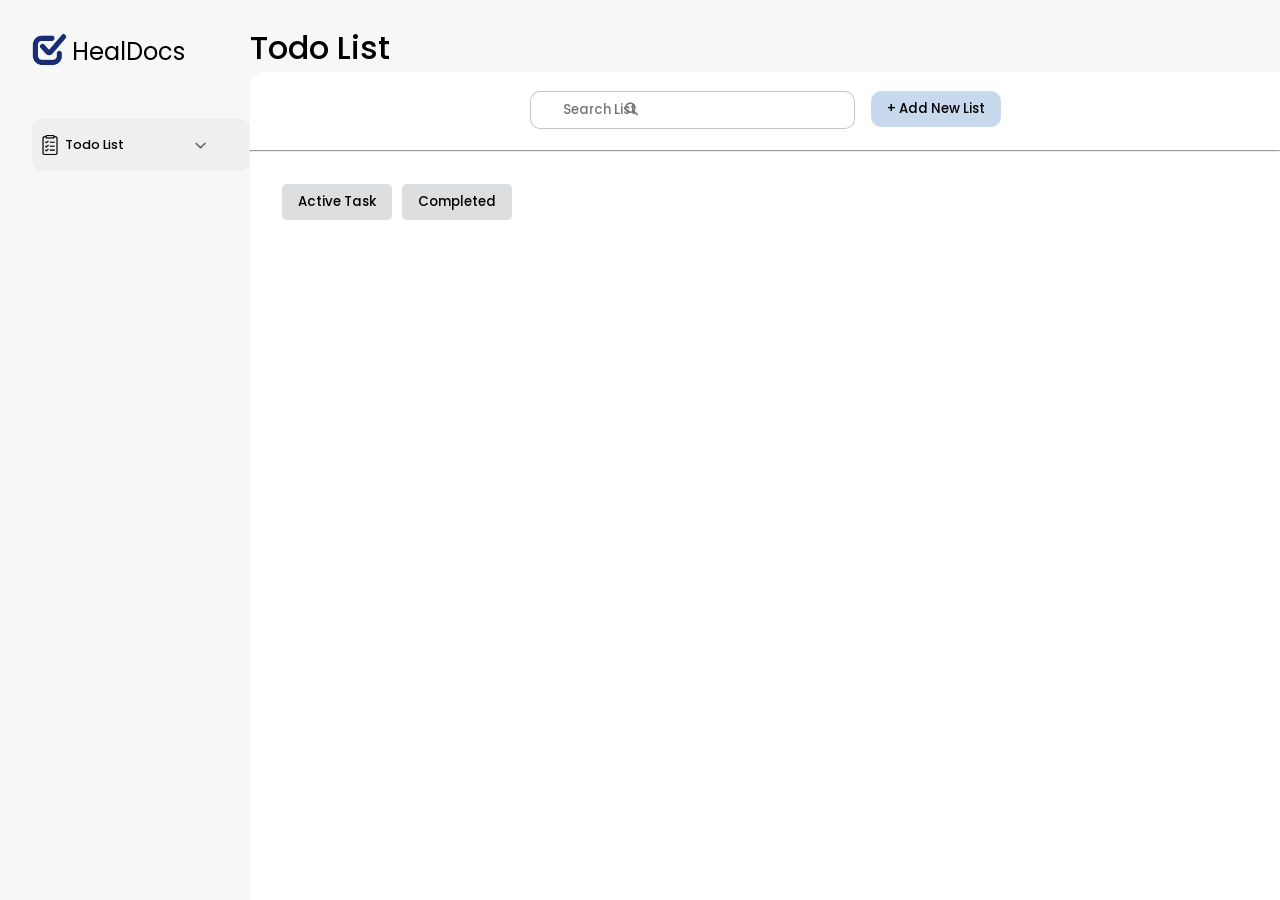
<file: index.html>
<!DOCTYPE html>
<html lang="en">

<head>
    <meta charset="UTF-8">
    <meta name="viewport" content="width=device-width, initial-scale=1.0">
    <link rel="stylesheet" href="css/style.css">
    <link rel="stylesheet" href="https://cdnjs.cloudflare.com/ajax/libs/font-awesome/6.4.0/css/all.min.css">
    <link rel="icon" href="img/checklist.png" type="x-icon">
    <title>HealDocs</title>
</head>

<body>
    <div class="app-container">

        <!-- HEADER -->
        <header class="header">
            <h1>Todo List</h1>
        </header>

        <!-- SIDEBAR -->
        <aside class="sidebar">
            <div class="parent-logo">
                <div class="logo">
                    <img src="img/checklist.png" alt="logo" width="35px" height="35px">
                </div>
                <h2>HealDocs</h2>
            </div>

            <nav class="sidebar-menu">

                <button class="todo-button">
                    <img src="img/to-do-list.png" alt="todo-list" width="20" height="20">

                    <p>Todo List</p>

                    <img src="img/down-arrow.png" alt="arrow-down" width="15" height="15">
                </button>

                <ul class="todo-list hidden">
                    <!-- Lists will appear here -->
                </ul>

            </nav>
        </aside>

        <!-- Main Content -->
        <main class="main">
            <section class="tasks-section">

                <div class="tasks-header">
                    <input type="search" placeholder="Search List" id="search">
                    <i class="fa-solid fa-magnifying-glass"></i>
                    <a href="add_task.html">
                        <button class="add-list">+ Add New List</button>
                    </a>
                </div>

                <hr>

                <div class="tasks-tabs">
                    <button class="active-task">Active Task</button>
                    <button class="completed-task">Completed</button>
                </div>

                <div class="tasks-grid">
                    
                </div>

            </section>

        </main>


    </div>
    <script src="js/main.js"></script>
</body>

</html>
</file>
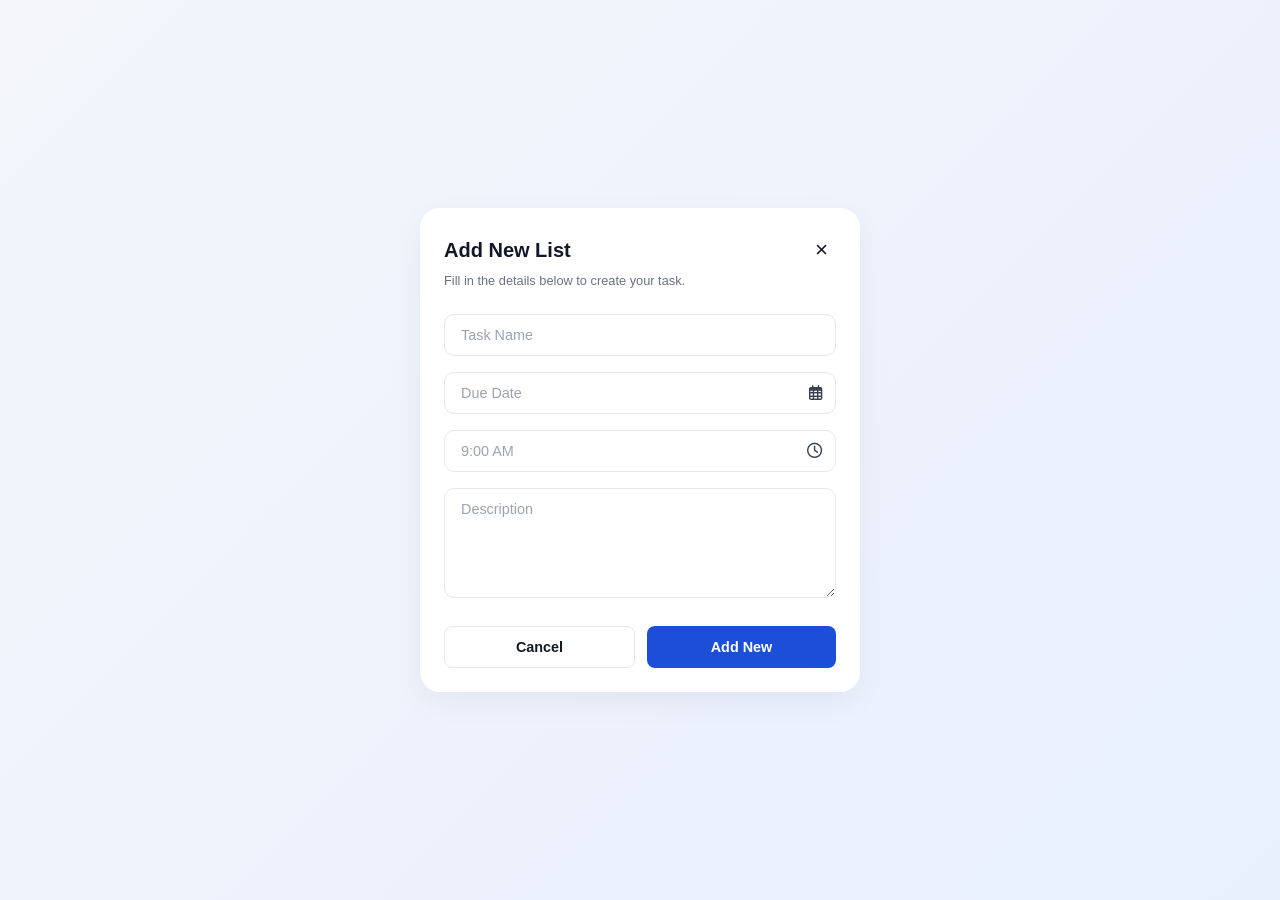
<file: add_task.html>
<!DOCTYPE html>
<html lang="en">

<head>
    <meta charset="UTF-8">
    <meta name="viewport" content="width=device-width, initial-scale=1.0">
    <link rel="stylesheet" href="https://cdnjs.cloudflare.com/ajax/libs/font-awesome/6.4.0/css/all.min.css">
    <link rel="stylesheet" href="css/add-task.css">
    <link rel="icon" href="img/checklist.png" type="x-icon">
    <title>HealDocs</title>
</head>

<body>

    <div class="modal-card">
        <!-- Header -->
        <div class="modal-header">
            <h2>Add New List</h2>
            <a type="button" href="index.html" class="close-btn">&times;</a>
        </div>
        <p class="modal-subtitle">Fill in the details below to create your task.</p>

        <!-- Form -->
        <form class="modal-form">
            <div class="input-group">
                <input type="text" class="list-name" placeholder="Task Name" required>
            </div>

            <div class="input-group icon-right">
                <input type="text" class="list-due-date" placeholder="Due Date" onfocus="(this.type='date')" onblur="(this.type='text')">
                <i class="fa-regular fa-calendar-days icon"></i>
            </div>

            <div class="input-group icon-right">
                <input type="text" class="list-time" placeholder="9:00 AM" onfocus="(this.type='time')" onblur="(this.type='text')">
                <i class="fa-regular fa-clock icon"></i>
            </div>

            <div class="input-group">
                <textarea rows="4" class="list-description" placeholder="Description"></textarea>
            </div>

            <!-- Actions -->
            <div class="modal-actions">
                <a type="button" href="index.html" class="btn btn-cancel">Cancel</a>
                <button type="submit" class="btn btn-submit">Add New</button>
            </div>
        </form>
    </div>

    <script src="js/add_task.js"></script>
</body>

</html>
</file>
<file: css/style.css>
@import url('https://fonts.googleapis.com/css2?family=Alexandria:wght@100..900&family=Archivo+Black&family=DM+Sans:ital,opsz,wght@0,9..40,100..1000;1,9..40,100..1000&family=Geist:ital,wght@0,100..900;1,100..900&family=Inter:ital,opsz,wght@0,14..32,100..900;1,14..32,100..900&family=League+Spartan:wght@100..900&family=Montserrat:ital,wght@0,100..900;1,100..900&family=Nunito:wght@0,200..1000;1,200..1000&family=Outfit:wght@100..900&family=Poppins:ital,wght@0,100;0,200;0,300;0,400;0,500;0,600;0,700;0,800;0,900;1,100;1,200;1,300;1,400;1,500;1,600;1,700;1,800;1,900&family=Raleway:ital,wght@0,100..900;1,100..900&family=Roboto+Condensed:ital,wght@0,100..900;1,100..900&family=Roboto+Flex:opsz,wght,XOPQ,XTRA,YOPQ,YTDE,YTFI,YTLC,YTUC@8..144,100..1000,96,468,79,-203,738,514,712&family=Roboto:ital,wght@0,100..900;1,100..900&family=Saira:wght@0,100..900&family=Work+Sans:ital,wght@0,100..900;1,100..900&display=swap');

* {
    margin: 0;
    padding: 0;
    box-sizing: border-box;
}

.app-container {
    display: grid;
    grid-template-columns: 250px 1fr;
    grid-template-rows: 80px 1fr;
    min-height: 100vh;
    grid-template-areas:
        "sidebar header"
        "sidebar main";
}

.header {
    grid-area: header;
}

.sidebar {
    grid-area: sidebar;
}

.main {
    grid-area: main;
}

.parent-logo {
    display: flex;
    align-items: center;
    gap: 5px;
}

.parent-logo h2 {
    font-size: 1.5rem;
    font-family: "Poppins", sans-serif;
    font-weight: 400;
    font-style: normal;
}

.sidebar {
    padding-left: 2rem;
    padding-top: 2rem;
    background-color: rgb(247, 247, 247);
}

.header {
    background-color: rgb(247, 247, 247);
}

.header h1 {
    font-size: 2rem;
    font-family: "Poppins", sans-serif;
    font-weight: 500;
    font-style: normal;
    position: relative;
    top: 1.5rem;
}

/* Sidebar Menu */
.sidebar-menu {
    margin-top: 3rem;
}

/* Todo Button */
.todo-button {
    display: flex;
    gap: 5px;
    align-items: center;
    border: none;
    padding: 1rem 0.5rem;
    border-radius: 10px;
    transition: 0.2s;
    width: 100%;
    cursor: pointer;
}

.todo-button:hover {
    background-color: rgb(200, 217, 237);
    transform: scale(1.03);
}

.todo-button p {
    font-family: "Poppins", sans-serif;
    font-weight: 500;
    font-style: normal;
    font-size: 0.8rem;
    padding-right: 4rem;
}

/* Todo Lists */
.todo-list {
    list-style: none;
    padding-left: 1rem;
    margin-top: 0.5rem;
}

.todo-list li {
    padding: 0.7rem;
    font-family: "Poppins", sans-serif;
    font-size: 0.85rem;
    border-radius: 8px;
    cursor: pointer;
    transition: 0.2s;
}

.todo-list li:hover {
    background-color: rgb(200, 217, 237);
}

/* Hide Lists */
.hidden {
    display: none;
}

/* Main Content */
.main {
    grid-area: main;
    background-color: white;
    border-top-left-radius: 15px;
    margin-top: -8px;
}

.tasks-header {
    margin-bottom: 2.5rem;
    display: flex;
    justify-content: center;
    position: relative;
    top: 1.2rem;
    gap: 1rem;
}

.tasks-header input {
    border: 1px solid rgba(0, 0, 0, 0.214);
    padding: 0.5rem 2rem;
    border-radius: 10px;
    font-family: "Poppins", sans-serif;
    font-weight: 500;
    font-style: normal;
    position: relative;
}

.tasks-header i {
    position: absolute;
    top: 30%;
    right: 62.3%;
    color: #777;
    font-size: 13px;
}

.tasks-header button {
    border: none;
    background-color: rgb(200, 217, 237);
    border-radius: 10px;
    padding: 0.5rem 1rem;
    transition: 0.2s;
    font-family: "Poppins", sans-serif;
    font-weight: 500;
    font-style: normal;
}

.tasks-header button:hover {
    background-color: rgba(159, 195, 237, 0.953);
    cursor: pointer;
}

.tasks-tabs {
    padding: 2rem 0 1rem 2rem;
    display: flex;
    gap: 10px;
}

.tasks-tabs button {
    padding: 0.5rem 1rem;
    border: none;
    background-color: rgba(113, 116, 120, 0.236);
    border-radius: 5px;
    transition: 0.2s;
    font-family: "Poppins", sans-serif;
    font-weight: 500;
    font-style: normal;
}

.tasks-tabs button:hover {
    background-color: rgba(159, 195, 237, 0.953);
    cursor: pointer;
}

.tasks-grid {
    display: grid;
    grid-template-columns: repeat(auto-fill, 380px);
    gap: 20px;
    padding: 2rem;
}

.task-card {
    background-color: rgba(159, 195, 237, 0.555);
    padding: 2rem;
    border-radius: 20px;
}

.task-card p {
    font-family: "Poppins", sans-serif;
    font-weight: 500;
    font-style: normal;
    color: rgb(70, 69, 69);
    padding-bottom: 1rem;
    min-width: 0;
    overflow-wrap: anywhere;

}

.task-header {
    display: flex;
    gap: 0.5rem;
    padding-bottom: 1rem;
}

.task-header h3 {
    font-family: "Poppins", sans-serif;
    font-weight: 600;
    font-style: normal;
    min-width: 0;
    overflow-wrap: anywhere;
}

.time {
    display: flex;
    flex-direction: column;
    gap: 0.5rem;
}

.time span {
    font-family: "Poppins", sans-serif;
    font-weight: 500;
    font-style: normal;
}

.sidebar-text {
    display: flex;
    justify-content: space-between;
}

.delete-list {
    padding: 0 5px;
    border: none;
    border-radius: 10px;
}

.delete-list:hover {
    cursor: pointer;
}

/* Responsive Design */
@media (max-width: 768px) {

    /* Main Layout */
    .app-container {
        grid-template-columns: 1fr;
        grid-template-rows: auto auto 1fr;
        grid-template-areas:
            "header"
            "sidebar"
            "main";
    }

    /* Header */
    .header {
        padding: 1rem 1.5rem;
    }

    .header h1 {
        font-size: 1.5rem;
        top: 0;
    }

    /* Sidebar */
    .sidebar {
        padding: 1rem 1.5rem;
    }

    .sidebar-menu {
        margin-top: 1rem;
    }

    .todo-button {
        max-width: 200px;
    }

    /* Main */
    .main {
        margin-top: 0;
        border-radius: 0;
    }

    /* Tasks Header */
    .tasks-header {
        top: 0;
        margin: 1.5rem 1rem;
        justify-content: space-between;
        align-items: center;
    }

    .search-box {
        flex: 1;
        min-width: 0;
    }

    .search-box input {
        width: 100%;
    }

    /* Tasks Grid */
    .tasks-grid {
        grid-template-columns: repeat(auto-fit,
                minmax(min(100%, 320px), 380px));
        justify-content: center;
        padding: 1rem;
    }

    .task-card {
        width: 100%;
        padding: 1.5rem;
    }
}
</file>
<file: css/add-task.css>
* {
  box-sizing: border-box;
  margin: 0;
  padding: 0;
  font-family: -apple-system, BlinkMacSystemFont, "Segoe UI", Roboto, Helvetica, Arial, sans-serif;
}

body {
  min-height: 100vh;
  display: flex;
  justify-content: center;
  align-items: center;
  background: linear-gradient(135deg, #f3f5fa 0%, #e8f0fe 100%);
  padding: 20px;
}

.modal-card {
  background: #ffffff;
  width: 100%;
  max-width: 440px;
  border-radius: 20px;
  padding: 28px 24px 24px 24px;
  box-shadow: 0 10px 30px rgba(0, 0, 0, 0.05);
}

.modal-header {
  display: flex;
  justify-content: space-between;
  align-items: center;
  margin-bottom: 8px;
}

.modal-header h2 {
  font-size: 1.25rem;
  font-weight: 700;
  color: #111827;
}

.modal-header a{
    text-decoration: none;
}

.close-btn {
  background: none;
  border: none;
  font-size: 1.4rem;
  color: #111827;
  cursor: pointer;
  line-height: 1;
  padding: 0.2rem 0.5rem;
  border-radius: 5px;
  transition: background-color 0.2s ease;
}

.close-btn:hover{
    background-color: #f9fafb;
}

.modal-subtitle {
  font-size: 0.8rem;
  color: #6b7280;
  line-height: 1.4;
  margin-bottom: 24px;
}

.modal-form {
  display: flex;
  flex-direction: column;
  gap: 16px;
}

.input-group {
  position: relative;
  width: 100%;
}

.input-group input,
.input-group textarea {
  width: 100%;
  padding: 12px 16px;
  border: 1px solid #e5e7eb;
  border-radius: 10px;
  font-size: 0.9rem;
  color: #374151;
  outline: none;
  background-color: #ffffff;
  transition: border-color 0.2s ease;
}

.input-group input::placeholder,
.input-group textarea::placeholder {
  color: #9ca3af;
}

.input-group input:focus,
.input-group textarea:focus {
  border-color: #2563eb;
}

.input-group textarea {
  resize: vertical;
  min-height: 110px;
}

.input-group.icon-right input {
  padding-right: 40px;
}

.input-group .icon {
  position: absolute;
  right: 14px;
  top: 50%;
  transform: translateY(-50%);
  color: #374151;
  font-size: 0.95rem;
  pointer-events: none;
}

.modal-actions {
  display: flex;
  gap: 12px;
  margin-top: 8px;
}

.btn {
  flex: 1;
  padding: 12px;
  border-radius: 8px;
  font-size: 0.9rem;
  font-weight: 600;
  cursor: pointer;
  transition: background-color 0.2s ease, border-color 0.2s ease;
  text-align: center;
}

.btn-cancel {
  background-color: #ffffff;
  color: #111827;
  border: 1px solid #e5e7eb;
  text-decoration: none;
}

.btn-cancel:hover {
  background-color: #f9fafb;
}

.btn-submit {
  background-color: #1d4ed8;
  color: #ffffff;
  border: none;
}

.btn-submit:hover {
  background-color: #1e40af;
}
</file>
